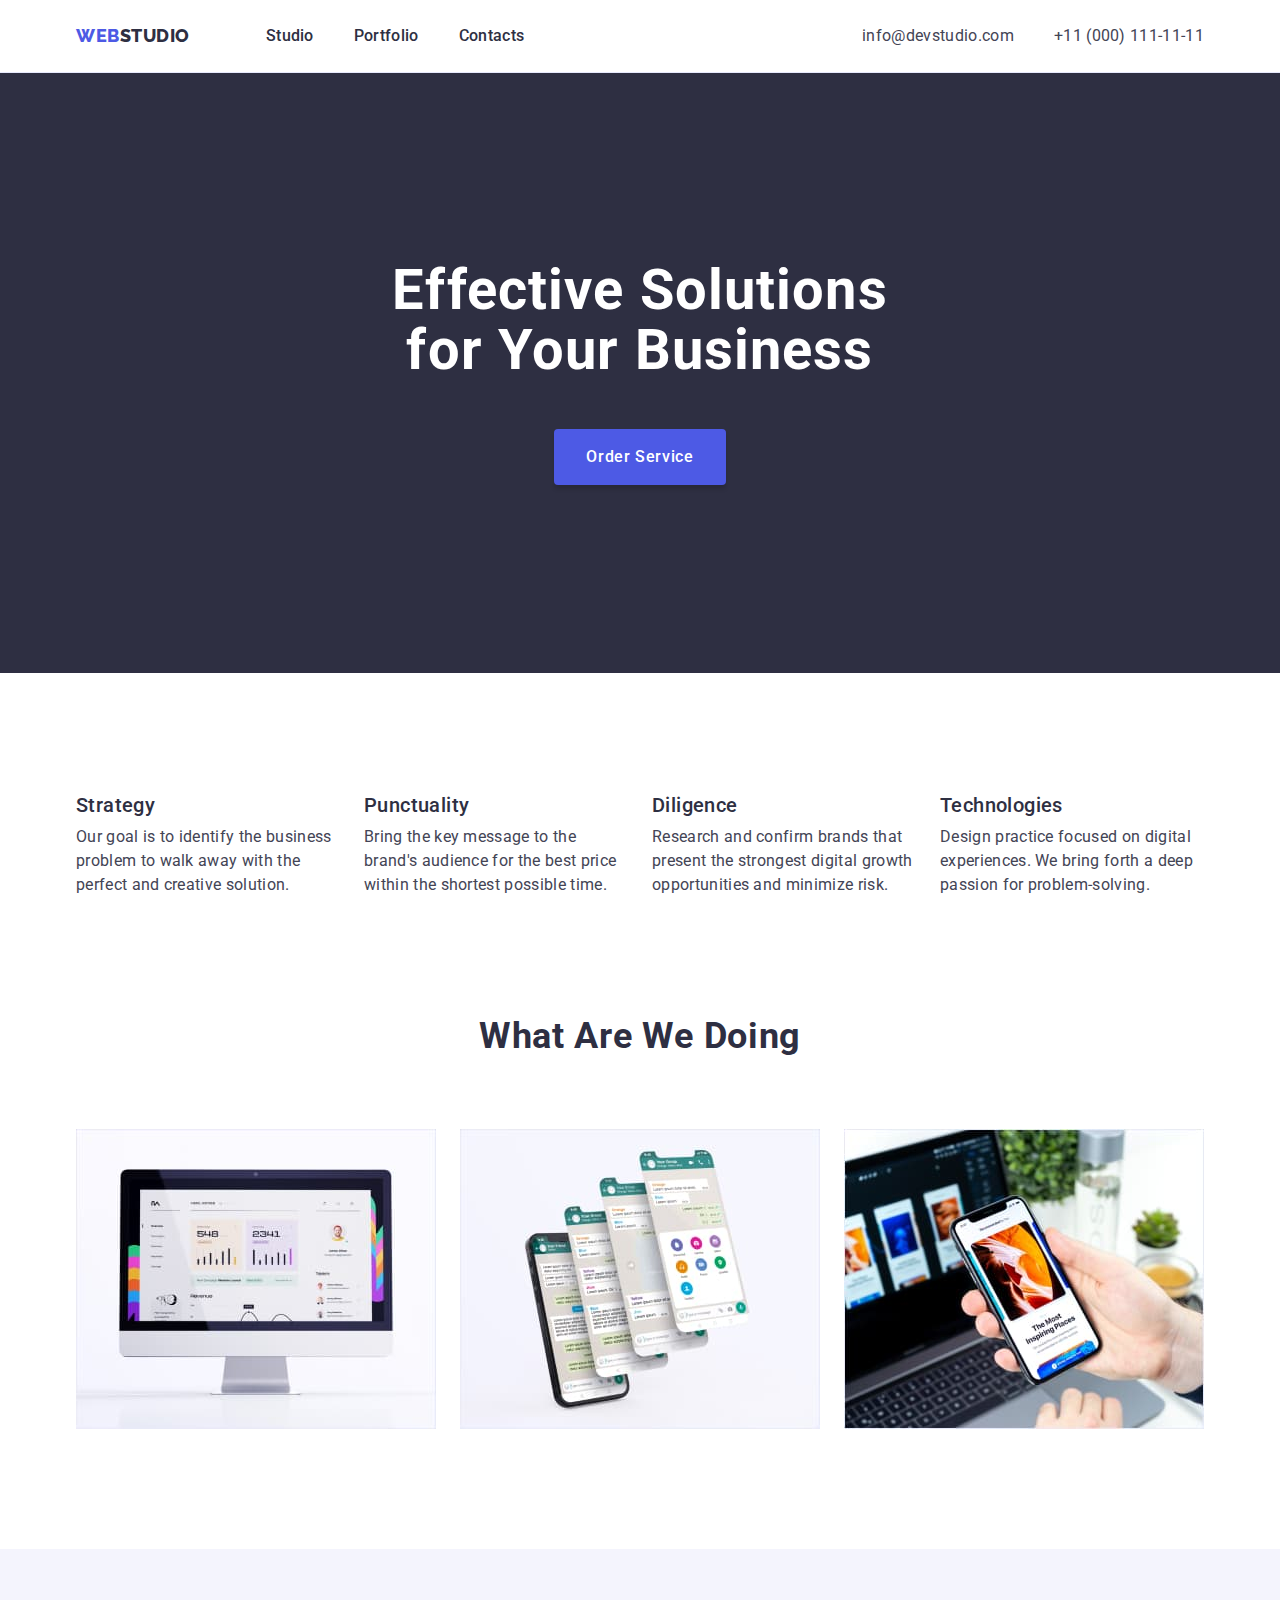
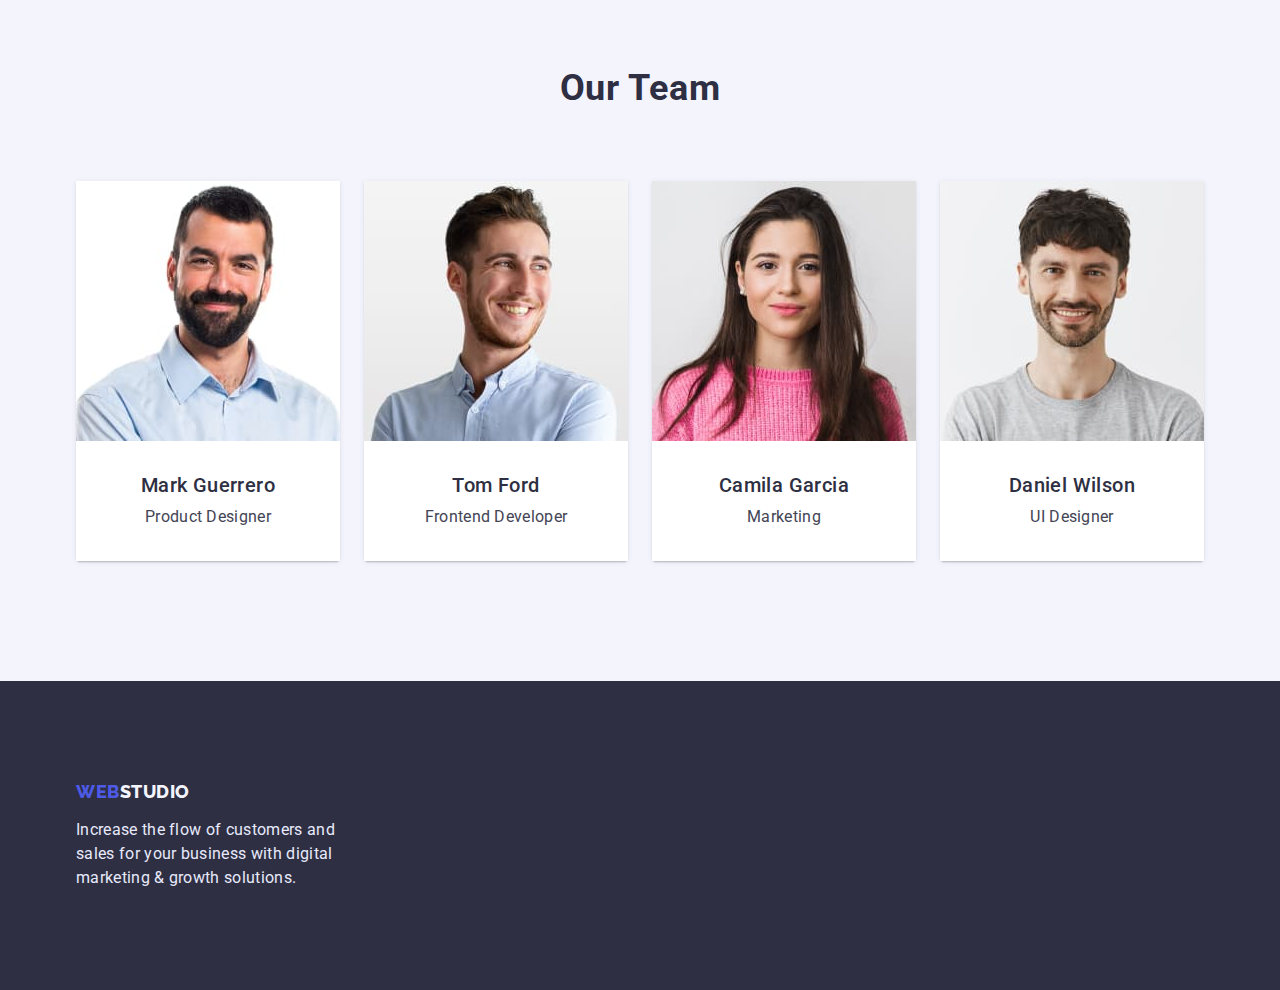
<file: index.html>
<!DOCTYPE html>
<html lang="en">
  <head>
    <meta charset="UTF-8" />
    <meta http-equiv="X-UA-Compatible" content="IE=edge" />
    <meta name="viewport" content="width=device-width, initial-scale=1.0" />
    <link rel="preconnect" href="https://fonts.googleapis.com" />
    <link rel="preconnect" href="https://fonts.gstatic.com" crossorigin />
    <link
      href="https://fonts.googleapis.com/css2?family=Raleway:wght@800&family=Roboto:wght@400;500;700;900&display=swap"
      rel="stylesheet"
    />
    <link
      rel="stylesheet"
      href="https://cdnjs.cloudflare.com/ajax/libs/modern-normalize/1.1.0/modern-normalize.min.css"
    />
    <link rel="stylesheet" href="./css/styles.css" />
    <title>WebStudio</title>
  </head>
  <body>
    <!-- Блок хедер -->
    <header class="header">
      <div class="container main-nav">
        <nav class="nav">
          <!-- Логотип -->
          <a href="./index.html" class="logo"
            ><span class="accent">Web</span>Studio</a
          >

          <ul class="nav-list list">
            <li class="item">
              <a href="./index.html" class="nav-link">Studio</a>
            </li>

            <li class="item">
              <a href="./portfolio.html" class="nav-link">Portfolio</a>
            </li>

            <li class="item">
              <a href="#" class="nav-link">Contacts</a>
            </li>
          </ul>
        </nav>

        <address class="address">
          <ul class="address-list list">
            <li class="item">
              <a href="mailto:info@devstudio.com" class="address-link"
                >info@devstudio.com</a
              >
            </li>

            <li class="item">
              <a href="tel:+110001111111" class="address-link"
                >+11 (000) 111-11-11</a
              >
            </li>
          </ul>
        </address>
      </div>
    </header>

    <!-- Блок мейн -->
    <main>
      <!-- Герой -->
      <section class="hero section">
        <div class="container">
          <h1 class="hero-title">Effective Solutions for Your Business</h1>
          <button type="button" class="hero-btn">Order Service</button>
        </div>
      </section>

      <!-- Переваги -->
      <section class="benefits section">
        <div class="container">
          <h2 class="section-title visually-hidden">Our advantages</h2>
          <ul class="benefits-list list">
            <li class="item">
              <h3 class="section-subtitle">Strategy</h3>
              <p class="section-descr">
                Our goal is to identify the business problem to walk away with
                the perfect and creative solution.
              </p>
            </li>

            <li class="item">
              <h3 class="section-subtitle">Punctuality</h3>
              <p class="section-descr">
                Bring the key message to the brand's audience for the best price
                within the shortest possible time.
              </p>
            </li>

            <li class="item">
              <h3 class="section-subtitle">Diligence</h3>
              <p class="section-descr">
                Research and confirm brands that present the strongest digital
                growth opportunities and minimize risk.
              </p>
            </li>

            <li class="item">
              <h3 class="section-subtitle">Technologies</h3>
              <p class="section-descr">
                Design practice focused on digital experiences. We bring forth a
                deep passion for problem-solving.
              </p>
            </li>
          </ul>
        </div>
      </section>

      <!-- Послуги -->
      <section class="service section">
        <div class="container">
          <h2 class="section-title">What are we doing</h2>
          <ul class="service-list list">
            <li class="item">
              <img
                src="./img/monoblock.jpg"
                alt="Picture of monitor"
                width="360"
                height="300"
              />
            </li>

            <li class="item">
              <img
                src="./img/cellphone.jpg"
                alt="Picture of cellphone"
                width="360"
                height="300"
              />
            </li>

            <li class="item">
              <img
                src="./img/laptop.jpg"
                alt="Someone is keeping cellphone on the palm"
                width="360"
                height="300"
              />
            </li>
          </ul>
        </div>
      </section>

      <!-- Команда сдудії -->
      <section class="team section">
        <div class="container">
          <h2 class="section-title">Our Team</h2>
          <ul class="team-list list">
            <li class="item">
              <div class="card-thumb">
                <img
                  src="./img/mark_guerrero.jpg"
                  alt="Picture of Mark Guerrero"
                  width="264"
                  height="260"
                />
              </div>
              <div class="item-content">
                <h3 class="section-subtitle">Mark Guerrero</h3>
                <p class="section-descr">Product Designer</p>
              </div>
            </li>

            <li class="item">
              <div class="card-thumb">
                <img
                  src="./img/tom_ford.jpg"
                  alt="Picture of Tom Ford"
                  width="264"
                  height="260"
                />
              </div>
              <div class="item-content">
                <h3 class="section-subtitle">Tom Ford</h3>
                <p class="section-descr">Frontend Developer</p>
              </div>
            </li>

            <li class="item">
              <div class="card-thumb">
                <img
                  src="./img/camila_garcia.jpg"
                  alt="Picture of Camila Garcia"
                  width="264"
                  height="260"
                />
              </div>
              <div class="item-content">
                <h3 class="section-subtitle">Camila Garcia</h3>
                <p class="section-descr">Marketing</p>
              </div>
            </li>

            <li class="item">
              <div class="card-thumb">
                <img
                  src="./img/daniel_wilson.jpg"
                  alt="Picture of Daniel Wilson"
                  width="264"
                  height="260"
                />
              </div>
              <div class="item-content">
                <h3 class="section-subtitle">Daniel Wilson</h3>
                <p class="section-descr">UI Designer</p>
              </div>
            </li>
          </ul>
        </div>
      </section>
    </main>

    <!-- Підвал сайту -->
    <footer class="footer">
      <div class="container">
        <!-- Логотип -->
        <a href="./index.html" class="footer-logo"
          ><span class="accent">Web</span>Studio</a
        >
        <p class="footer-descr">
          Increase the flow of customers and sales for your business with
          digital marketing & growth solutions.
        </p>
      </div>
    </footer>
  </body>
</html>
</file>
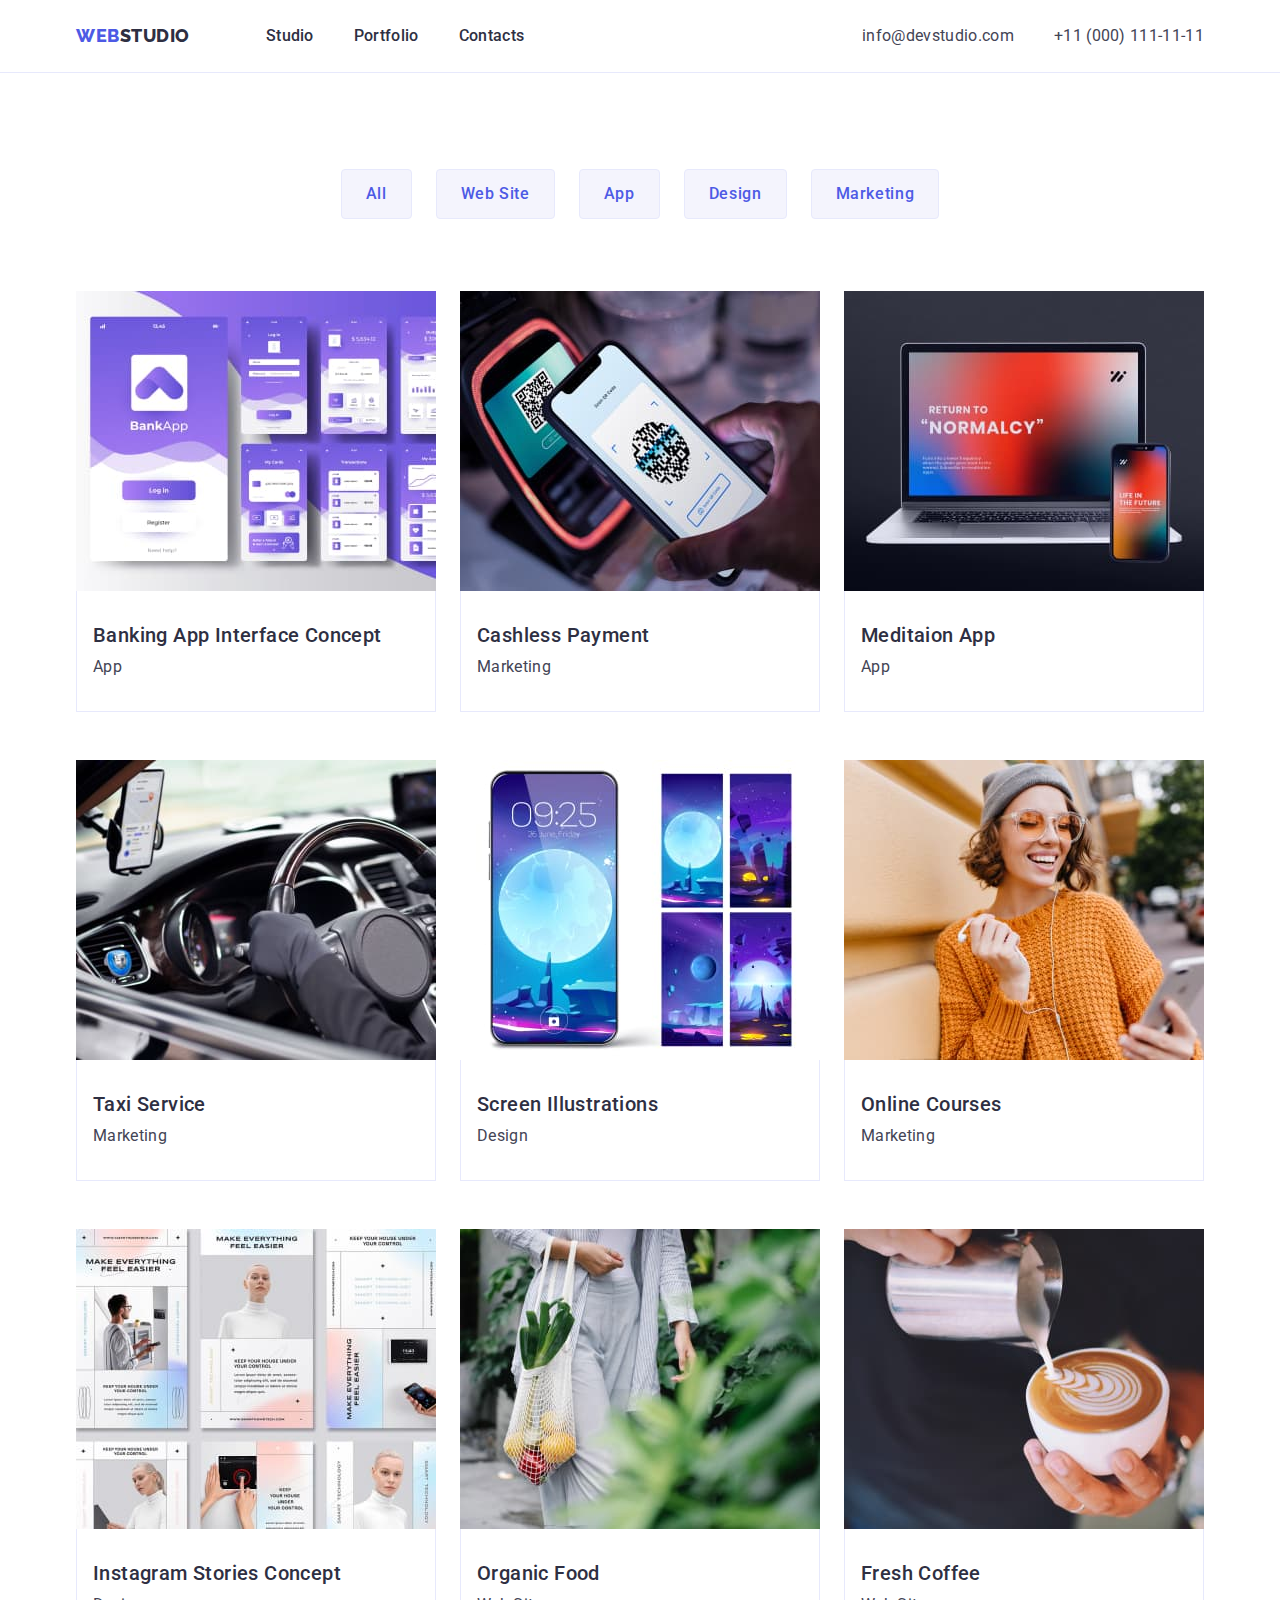
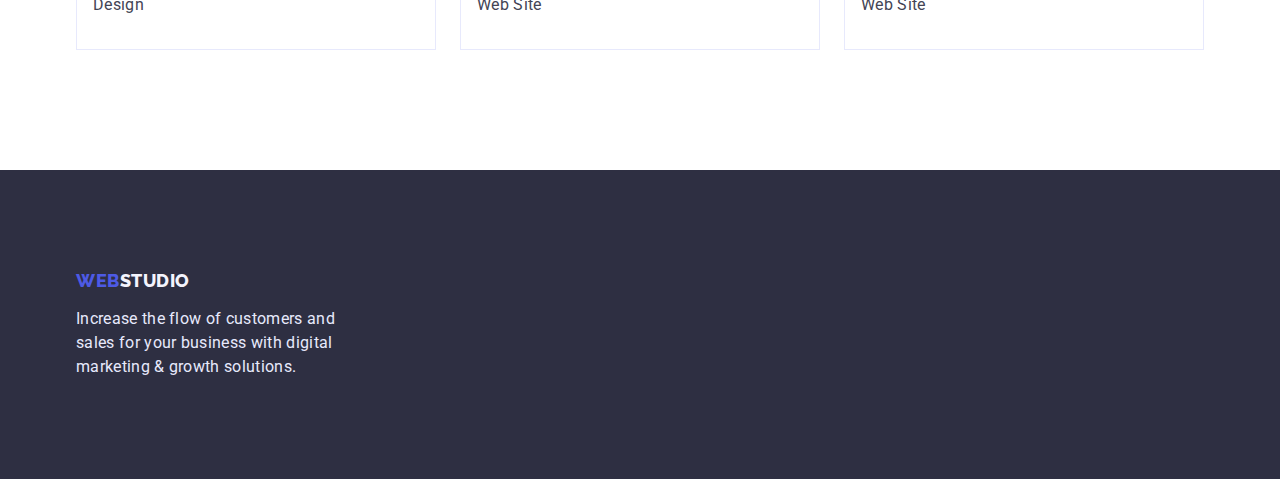
<file: portfolio.html>
<!DOCTYPE html>
<html lang="en">
  <head>
    <meta charset="UTF-8" />
    <meta http-equiv="X-UA-Compatible" content="IE=edge" />
    <meta name="viewport" content="width=device-width, initial-scale=1.0" />
    <link rel="preconnect" href="https://fonts.googleapis.com" />
    <link rel="preconnect" href="https://fonts.gstatic.com" crossorigin />
    <link
      href="https://fonts.googleapis.com/css2?family=Raleway:wght@800&family=Roboto:wght@400;500;700;900&display=swap"
      rel="stylesheet"
    />
    <link
      rel="stylesheet"
      href="https://cdnjs.cloudflare.com/ajax/libs/modern-normalize/1.1.0/modern-normalize.min.css"
    />
    <link rel="stylesheet" href="./css/styles.css" />
    <title>WebStudio</title>
  </head>
  <body>
    <!-- Блок хедер -->
    <header class="header">
      <div class="container main-nav">
        <nav class="nav">
          <!-- Логотип -->
          <a href="./index.html" class="logo"
            ><span class="accent">Web</span>Studio</a
          >

          <ul class="nav-list list">
            <li class="item">
              <a href="./index.html" class="nav-link">Studio</a>
            </li>

            <li class="item">
              <a href="./portfolio.html" class="nav-link">Portfolio</a>
            </li>

            <li class="item">
              <a href="#" class="nav-link">Contacts</a>
            </li>
          </ul>
        </nav>

        <address class="address">
          <ul class="address-list list">
            <li class="item">
              <a href="mailto:info@devstudio.com" class="address-link"
                >info@devstudio.com</a
              >
            </li>

            <li class="item">
              <a href="tel:+110001111111" class="address-link"
                >+11 (000) 111-11-11</a
              >
            </li>
          </ul>
        </address>
      </div>
    </header>

    <!-- Блок мейн -->
    <main>
      <!-- Портфоліо -->
      <section class="portfolio section">
        <div class="container portf-main">
          <h1 class="section-title visually-hidden">Наше портфоліо</h1>

          <!-- Кнопки фільтрів -->
          <ul class="filters-list list">
            <li class="item">
              <button type="button" class="filter-btn">All</button>
            </li>

            <li class="item">
              <button type="button" class="filter-btn">Web Site</button>
            </li>

            <li class="item">
              <button type="button" class="filter-btn">App</button>
            </li>

            <li class="item">
              <button type="button" class="filter-btn">Design</button>
            </li>

            <li class="item">
              <button type="button" class="filter-btn">Marketing</button>
            </li>
          </ul>

          <!-- Картки з роботами -->

          <ul class="cards-list list">
            <li class="item">
              <a href="" class="card">
                <div class="card-thumb">
                  <img
                    src="./img/portfolio/portfolio-1.jpg"
                    alt="Screenshots of application"
                    width="360"
                    height="300"
                  />
                </div>
                <div class="item-content">
                  <h2 class="section-subtitle">
                    Banking App Interface Concept
                  </h2>
                  <p class="section-descr">App</p>
                </div>
              </a>
            </li>

            <li class="item">
              <a href="" class="card">
                <div class="card-thumb">
                  <img
                    src="./img/portfolio/portfolio-2.jpg"
                    alt="Contactless payment by phone"
                    width="360"
                    height="300"
                  />
                </div>
                <div class="item-content">
                  <h2 class="section-subtitle">Cashless Payment</h2>
                  <p class="section-descr">Marketing</p>
                </div>
              </a>
            </li>

            <li class="item">
              <a href="" class="card">
                <div class="card-thumb">
                  <img
                    src="./img/portfolio/portfolio-3.jpg"
                    alt="A picture of a mobile phone and a laptop"
                    width="360"
                    height="300"
                  />
                </div>
                <div class="item-content">
                  <h2 class="section-subtitle">Meditaion App</h2>
                  <p class="section-descr">App</p>
                </div>
              </a>
            </li>

            <li class="item">
              <a href="" class="card">
                <div class="card-thumb">
                  <img
                    src="./img/portfolio/portfolio-4.jpg"
                    alt="Photo of the interior of the car"
                    width="360"
                    height="300"
                  />
                </div>
                <div class="item-content">
                  <h2 class="section-subtitle">Taxi Service</h2>
                  <p class="section-descr">Marketing</p>
                </div>
              </a>
            </li>

            <li class="item">
              <a href="" class="card">
                <div class="card-thumb">
                  <img
                    src="./img/portfolio/portfolio-5.jpg"
                    alt="Screenshots of the smartphone screen"
                    width="360"
                    height="300"
                  />
                </div>
                <div class="item-content">
                  <h2 class="section-subtitle">Screen Illustrations</h2>
                  <p class="section-descr">Design</p>
                </div>
              </a>
            </li>

            <li class="item">
              <a href="" class="card">
                <div class="card-thumb">
                  <img
                    src="./img/portfolio/portfolio-6.jpg"
                    alt="A woman in an orange sweater, hat and glasses takes a selfie"
                    width="360"
                    height="300"
                  />
                </div>
                <div class="item-content">
                  <h2 class="section-subtitle">Online Courses</h2>
                  <p class="section-descr">Marketing</p>
                </div>
              </a>
            </li>

            <li class="item">
              <a href="" class="card">
                <div class="card-thumb">
                  <img
                    src="./img/portfolio/portfolio-7.jpg"
                    alt="Screenshots of the concept of Instagram stories"
                    width="360"
                    height="300"
                  />
                </div>
                <div class="item-content">
                  <h2 class="section-subtitle">Instagram Stories Concept</h2>
                  <p class="section-descr">Design</p>
                </div>
              </a>
            </li>

            <li class="item">
              <a href="" class="card">
                <div class="card-thumb">
                  <img
                    src="./img/portfolio/portfolio-8.jpg"
                    alt="The person holds a mesh bag with fruit in his hand"
                    width="360"
                    height="300"
                  />
                </div>
                <div class="item-content">
                  <h2 class="section-subtitle">Organic Food</h2>
                  <p class="section-descr">Web Site</p>
                </div>
              </a>
            </li>

            <li class="item">
              <a href="" class="card">
                <div class="card-thumb">
                  <img
                    src="./img/portfolio/portfolio-9.jpg"
                    alt="The person prepares coffee"
                    width="360"
                    height="300"
                  />
                </div>
                <div class="item-content">
                  <h2 class="section-subtitle">Fresh Coffee</h2>
                  <p class="section-descr">Web Site</p>
                </div>
              </a>
            </li>
          </ul>
        </div>
      </section>
    </main>

    <!-- Підвал сайту -->
    <footer class="footer">
      <div class="container">
        <!-- Логотип -->
        <a href="./index.html" class="footer-logo"
          ><span class="accent">Web</span>Studio</a
        >
        <p class="footer-descr">
          Increase the flow of customers and sales for your business with
          digital marketing & growth solutions.
        </p>
      </div>
    </footer>
  </body>
</html>
</file>
<file: css/styles.css>
:root {
  --main-dark-text: #2e2f42;
  --secondary-dark-text: #434455;
  --accent: #4d5ae5;
  --main-white: #fff;
  --secondary-white: #f4f4fd;
  --footer-text: #e7e9fc;
  --hover-bg: #404bbf;

  --main-gap-amount: 24px;
}

/* Глобальні */
body {
  color: var(--main-dark-text);

  font-family: 'Roboto', sans-serif;
  font-size: 16px;
  background-color: var(--main-white);
}

h1,
h2,
h3,
p {
  padding: 0;
  margin: 0;
}

img {
  display: block;
  max-width: 100%;
  height: auto;
}

.logo,
.footer-logo,
.nav-link,
.address-link,
.card {
  text-decoration: none;
}

.list {
  list-style: none;

  padding: 0;
  margin: 0;
}

.logo,
.nav-link,
.card {
  color: inherit;
}

.nav-link,
.hero-btn,
.filter-btn,
.section-subtitle {
  font-weight: 500;
}

.hero-btn,
.filter-btn {
  cursor: pointer;
  font-size: inherit;
  letter-spacing: 0.04em;
  line-height: 1.5;
}

/* Container */
.container {
  margin-left: auto;
  margin-right: auto;
  width: 1158px;
  padding-right: 15px;
  padding-left: 15px;
  /* outline: 2px solid tomato; */
}

/* .item * {
  outline: 2px solid tomato;
} */

/* Visually hidden */
.visually-hidden {
  position: absolute;
  width: 1px;
  height: 1px;
  margin: -1px;
  border: 0;
  padding: 0;

  white-space: nowrap;
  clip-path: inset(100%);
  clip: rect(0 0 0 0);
  overflow: hidden;
}

/* Утилітні класи */
.section {
  padding-top: 120px;
  padding-bottom: 120px;
}

/* Лого */
.logo,
.footer-logo {
  font-family: 'Raleway';
  font-weight: 800;
  font-size: 18px;
  letter-spacing: 0.03em;
  text-transform: uppercase;
}

.logo {
  line-height: 1.33;
}

.footer-logo {
  color: var(--secondary-white);

  line-height: 1.17;
}

.accent {
  color: var(--accent);
}

/* Навігація сайту */
.header {
  border-bottom: 1px solid var(--footer-text);
  min-height: 72px;
  padding-top: 24px;
  padding-bottom: 24px;
}
.nav-link,
.address-link {
  line-height: 1.5;
  letter-spacing: 0.02em;
}

.address-link {
  color: var(--secondary-dark-text);

  font-style: normal;
}

.nav-link:hover,
.nav-link:focus,
.address-link:hover,
.address-link:focus {
  color: var(--accent);
}

.main-nav {
  display: flex;
  align-items: center;
}

.nav {
  display: flex;
  align-items: center;
}

.nav-list {
  display: flex;
  margin-left: 76px;
}

.address-list {
  display: flex;
}

.address {
  margin-left: auto;
}

.nav-list > .item + .item,
.address-list > .item + .item {
  margin-left: 40px;
}

/* Налаштування секцій Main*/
.section-title {
  font-size: 36px;
  line-height: 1.11;
  letter-spacing: 0.02em;
  text-transform: capitalize;
  text-align: center;

  margin-bottom: 72px;
}

.section-subtitle {
  font-size: 20px;
  line-height: 1.2;
  letter-spacing: 0.02em;
}

.section-descr {
  color: var(--secondary-dark-text);
  line-height: 1.5;
  letter-spacing: 0.02em;
}

/* Футер */
.footer {
  /* BG для візуалізації білого тексту */
  background: #2e2f42;

  padding-top: 100px;
  padding-bottom: 100px;
}

.footer-descr {
  color: var(--footer-text);

  line-height: 1.5;
  letter-spacing: 0.02em;

  max-width: 264px;
  margin-top: 16px;
}

/* STUDIO сторінка */

/* Герой */
.hero {
  /* BG для візуалізації білого тексту */
  background: #2e2f42;

  padding-top: 188px;
  padding-bottom: 188px;
}

.hero-title {
  color: var(--main-white);

  font-size: 56px;
  line-height: 1.07;
  letter-spacing: 0.02em;
  text-align: center;

  max-width: 498px;
  margin: auto;
}

.hero-btn {
  display: block;
  color: var(--main-white);
  margin: auto;

  background: var(--accent);
  box-shadow: 0px 4px 4px rgba(0, 0, 0, 0.15);
  border-radius: 4px;
  border: 0;

  min-width: 169px;
  padding: 16px 32px;
  margin-top: 48px;
}

.hero-btn:hover,
.hero-btn:focus {
  background-color: var(--hover-bg);
  box-shadow: 0px 4px 4px rgba(0, 0, 0, 0.15);
}

/* Переваги */
.benefits {
  padding-bottom: 0;
}

.benefits-list {
  display: flex;
  margin-left: calc(-1 * var(--main-gap-amount));
}

.benefits-list > .item {
  flex-basis: calc(100% / 4 - var(--main-gap-amount));
  margin-left: var(--main-gap-amount);
}

.benefits .section-descr {
  margin-top: 8px;
}

/* Послуги */
.service-list {
  display: flex;
  margin-left: calc(-1 * var(--main-gap-amount));
}

.service-list > .item {
  flex-basis: calc(100% / 3 - var(--main-gap-amount));
  margin-left: var(--main-gap-amount);
}

/* Команда студії */
.team {
  background-color: var(--secondary-white);
}

.team-list {
  display: flex;
  margin-left: calc(-1 * var(--main-gap-amount));
}

.team-list > .item {
  flex-basis: calc(100% / 4 - var(--main-gap-amount));
  margin-left: var(--main-gap-amount);
  box-shadow: 0 1px 6px rgba(46, 47, 66, 0.08), 0 1px 1px rgba(46, 47, 66, 0.16),
    0 2px 1px rgba(46, 47, 66, 0.08);
  border-radius: 0 0 4px 4px;
}

.team-list .item-content {
  text-align: center;
  padding-top: 32px;
  padding-bottom: 32px;

  background-color: var(--main-white);
}

.team-list .section-descr,
.cards-list .section-descr {
  margin-top: 8px;
}

/* Portfolio сторінка */

.portfolio {
  padding-top: 96px;
}

/* Кнопки фільтрів */
.filter-btn {
  color: var(--accent);

  min-width: 69px;
  padding: 12px 24px;

  background: var(--secondary-white);
  border: 1px solid var(--footer-text);
  border-radius: 4px;
}

.filter-btn:hover,
.filter-btn:focus {
  color: var(--main-white);
  background-color: var(--hover-bg);
  box-shadow: 0px 3px 1px rgba(0, 0, 0, 0.1), 0px 2px 1px rgba(0, 0, 0, 0.08),
    0px 2px 2px rgba(0, 0, 0, 0.12);
  border-color: var(--hover-bg);
}

.filters-list {
  display: flex;
  justify-content: center;
  margin-left: calc(-1 * var(--main-gap-amount));
  margin-bottom: 72px;
}

.filters-list .item {
  margin-left: var(--main-gap-amount);
}

/* Картки */
.cards-list {
  display: flex;
  flex-wrap: wrap;
  margin-left: calc(-1 * var(--main-gap-amount));
  margin-top: -48px;
}

.cards-list > .item {
  flex-basis: calc(100% / 3 - var(--main-gap-amount));
  margin-left: var(--main-gap-amount);
  margin-top: 48px;
}

.cards-list .item-content {
  padding-left: 16px;
  padding-right: 16px;
  padding-top: 32px;
  padding-bottom: 32px;
  border-bottom: 1px solid var(--footer-text);
  border-left: 1px solid var(--footer-text);
  border-right: 1px solid var(--footer-text);
}
</file>
